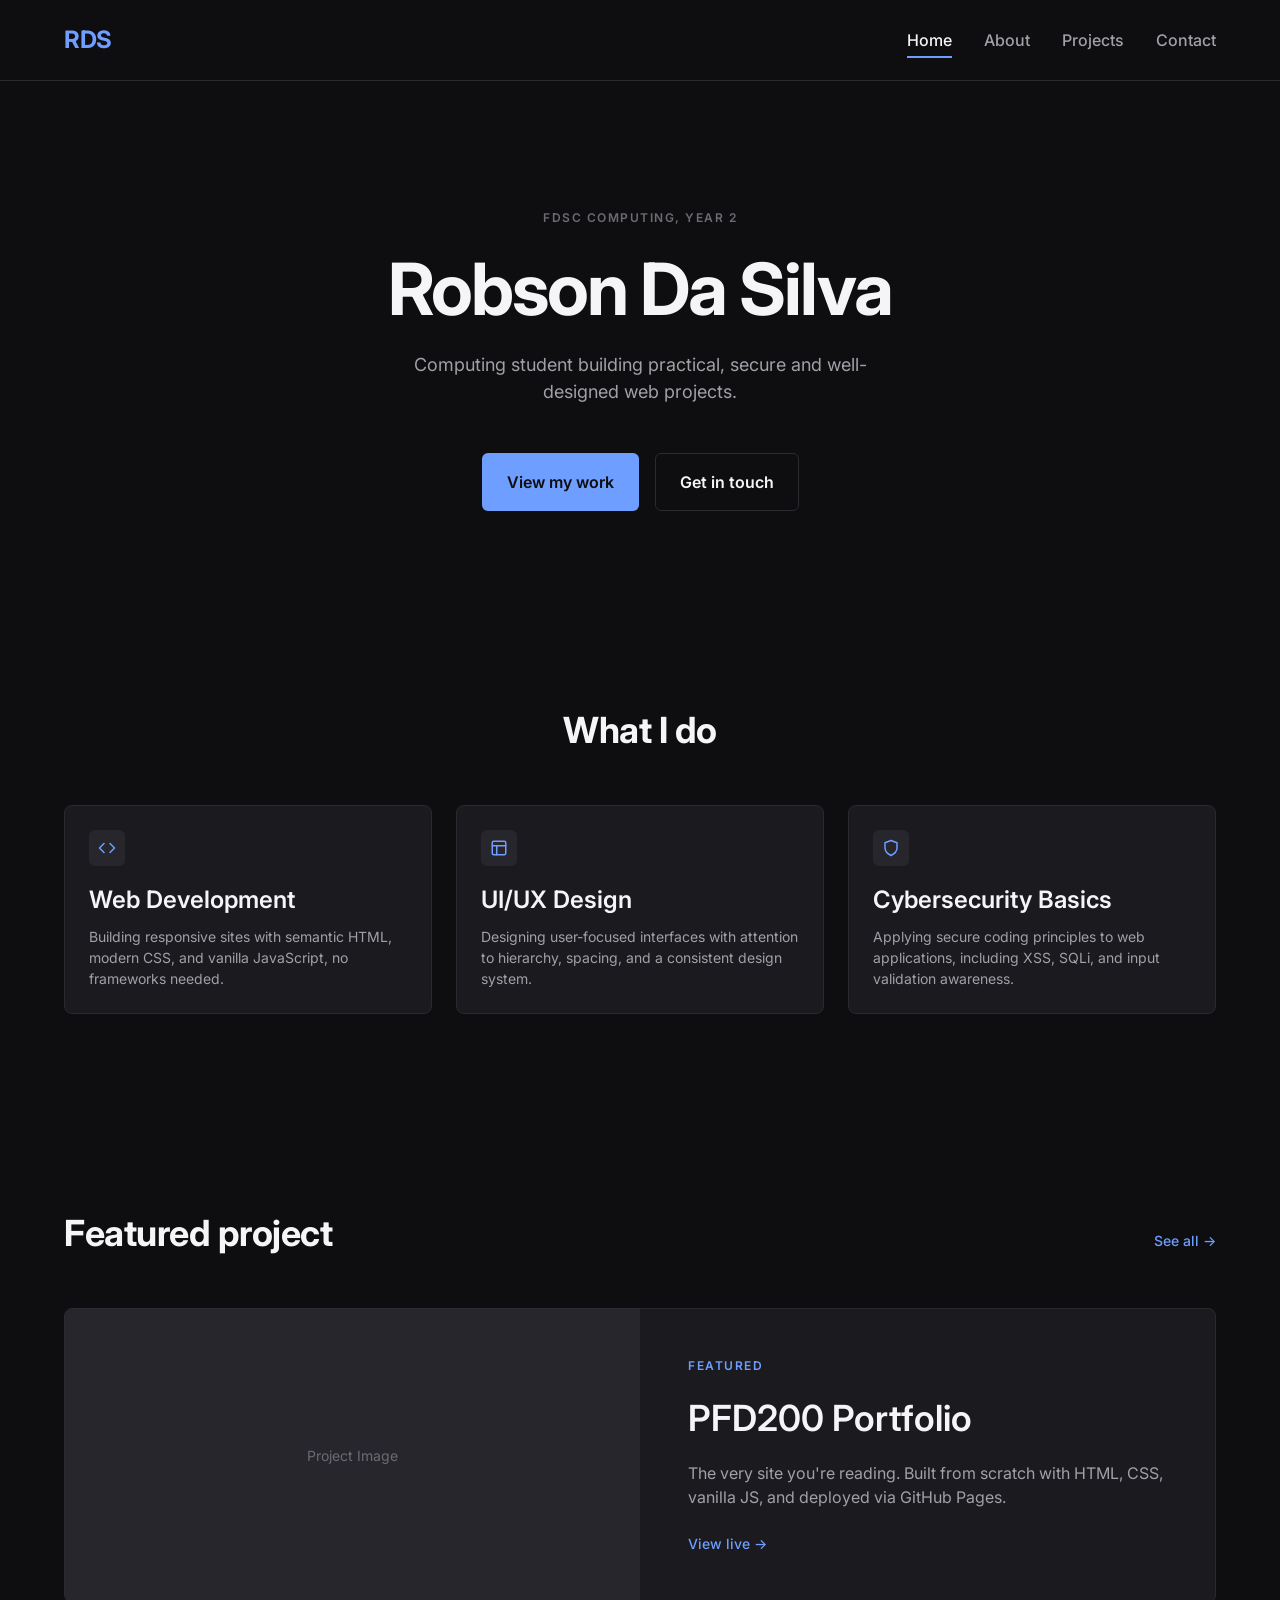
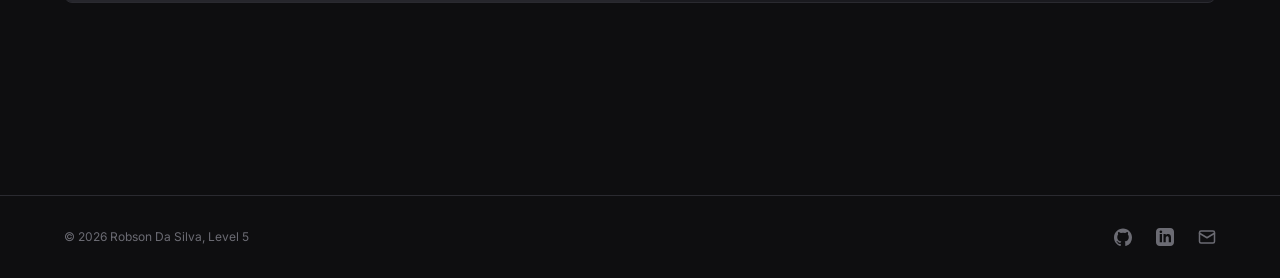
<file: index.html>
<!DOCTYPE html>
<html lang="en">
<head>
  <meta charset="UTF-8">
  <meta name="viewport" content="width=device-width, initial-scale=1.0">
  <meta name="description" content="Portfolio of Robson Da Silva, FdSc Computing student at NCG Leicester. Personal projects in web development, UI/UX design, and cybersecurity.">

  <title>Robson Da Silva: Portfolio</title>

  <!-- Google Fonts: Inter -->
  <link rel="preconnect" href="https://fonts.googleapis.com">
  <link rel="preconnect" href="https://fonts.gstatic.com" crossorigin>
  <link href="https://fonts.googleapis.com/css2?family=Inter:wght@400;500;600;700&display=swap" rel="stylesheet">

  <!-- Project stylesheets -->
  <link rel="stylesheet" href="css/reset.css">
  <link rel="stylesheet" href="css/style.css">
</head>
<body>

  <header class="site-header">
    <nav class="site-nav container">
      <a href="index.html" class="site-logo">RDS</a>
      <button class="nav-toggle" aria-label="Toggle navigation" aria-expanded="false" aria-controls="primary-nav">
        <span class="nav-toggle-bar"></span>
        <span class="nav-toggle-bar"></span>
        <span class="nav-toggle-bar"></span>
      </button>
      <ul class="site-nav-links" id="primary-nav">
        <li><a href="index.html" class="is-active">Home</a></li>
        <li><a href="about.html">About</a></li>
        <li><a href="projects.html">Projects</a></li>
        <li><a href="contact.html">Contact</a></li>
      </ul>
    </nav>
  </header>

  <main>

    <!-- Hero -->
    <section class="hero container">
      <span class="eyebrow">FdSc Computing, Year 2</span>
      <h1>Robson Da Silva</h1>
      <p class="lead">Computing student building practical, secure and well-designed web projects.</p>
      <div class="hero-actions">
        <a href="projects.html" class="btn btn-primary">View my work</a>
        <a href="contact.html" class="btn btn-secondary">Get in touch</a>
      </div>
    </section>

    <!-- What I do -->
    <section class="section what-i-do container">
      <h2 class="section-title">What I do</h2>
      <div class="feature-grid">

        <article class="card">
          <span class="icon-box">
            <svg viewBox="0 0 24 24" fill="none" stroke="currentColor" stroke-width="2" stroke-linecap="round" stroke-linejoin="round" aria-hidden="true">
              <polyline points="16 18 22 12 16 6"></polyline>
              <polyline points="8 6 2 12 8 18"></polyline>
            </svg>
          </span>
          <h3>Web Development</h3>
          <p>Building responsive sites with semantic HTML, modern CSS, and vanilla JavaScript, no frameworks needed.</p>
        </article>

        <article class="card">
          <span class="icon-box">
            <svg viewBox="0 0 24 24" fill="none" stroke="currentColor" stroke-width="2" stroke-linecap="round" stroke-linejoin="round" aria-hidden="true">
              <rect x="3" y="3" width="18" height="18" rx="2"></rect>
              <path d="M3 9h18M9 21V9"></path>
            </svg>
          </span>
          <h3>UI/UX Design</h3>
          <p>Designing user-focused interfaces with attention to hierarchy, spacing, and a consistent design system.</p>
        </article>

        <article class="card">
          <span class="icon-box">
            <svg viewBox="0 0 24 24" fill="none" stroke="currentColor" stroke-width="2" stroke-linecap="round" stroke-linejoin="round" aria-hidden="true">
              <path d="M12 22s8-4 8-10V5l-8-3-8 3v7c0 6 8 10 8 10z"></path>
            </svg>
          </span>
          <h3>Cybersecurity Basics</h3>
          <p>Applying secure coding principles to web applications, including XSS, SQLi, and input validation awareness.</p>
        </article>

      </div>
    </section>

    <!-- Featured project -->
    <section class="section featured container">
      <div class="section-head">
        <h2 class="section-title">Featured project</h2>
        <a href="projects.html" class="link-arrow">See all →</a>
      </div>

      <article class="card featured-card">
        <div class="media-placeholder">Project Image</div>
        <div class="featured-body">
          <span class="eyebrow">Featured</span>
          <h3>PFD200 Portfolio</h3>
          <p>The very site you're reading. Built from scratch with HTML, CSS, vanilla JS, and deployed via GitHub Pages.</p>
          <a href="https://robsonrsilva09.github.io/pfd200-portfolio/" class="link-arrow">View live →</a>
        </div>
      </article>
    </section>

  </main>

  <footer class="site-footer">
    <div class="container">
      <p class="footer-copy">© 2026 Robson Da Silva, Level 5</p>
      <nav class="footer-social" aria-label="Social links">
        <a href="https://github.com/robsonrsilva09" aria-label="GitHub">
          <svg viewBox="0 0 24 24" fill="currentColor" aria-hidden="true">
            <path d="M12 .5C5.37.5 0 5.87 0 12.5c0 5.3 3.44 9.8 8.21 11.39.6.11.82-.26.82-.58v-2.02c-3.34.73-4.04-1.61-4.04-1.61-.55-1.39-1.34-1.76-1.34-1.76-1.09-.74.08-.73.08-.73 1.2.09 1.84 1.24 1.84 1.24 1.07 1.83 2.81 1.3 3.5.99.11-.78.42-1.3.76-1.6-2.67-.3-5.47-1.33-5.47-5.93 0-1.31.47-2.38 1.24-3.22-.13-.3-.54-1.52.12-3.18 0 0 1.01-.32 3.3 1.23a11.5 11.5 0 0 1 6 0c2.29-1.55 3.3-1.23 3.3-1.23.66 1.66.25 2.88.12 3.18.77.84 1.23 1.91 1.23 3.22 0 4.61-2.8 5.62-5.48 5.92.43.37.81 1.1.81 2.22v3.29c0 .32.22.7.83.58A12.01 12.01 0 0 0 24 12.5C24 5.87 18.63.5 12 .5z"/>
          </svg>
        </a>
        <a href="https://linkedin.com/in/robsondasilva" aria-label="LinkedIn">
          <svg viewBox="0 0 24 24" fill="currentColor" aria-hidden="true">
            <path d="M19 0h-14c-2.76 0-5 2.24-5 5v14c0 2.76 2.24 5 5 5h14c2.76 0 5-2.24 5-5v-14c0-2.76-2.24-5-5-5zm-11 19h-3v-11h3v11zm-1.5-12.27c-.97 0-1.75-.79-1.75-1.76s.78-1.75 1.75-1.75 1.75.79 1.75 1.75-.78 1.76-1.75 1.76zm13.5 12.27h-3v-5.6c0-3.37-4-3.12-4 0v5.6h-3v-11h3v1.77c1.4-2.59 7-2.78 7 2.48v6.75z"/>
          </svg>
        </a>
        <a href="mailto:info@weavecode.co.uk" aria-label="Email">
          <svg viewBox="0 0 24 24" fill="none" stroke="currentColor" stroke-width="2" stroke-linecap="round" stroke-linejoin="round" aria-hidden="true">
            <rect x="2" y="4" width="20" height="16" rx="2"></rect>
            <path d="m2 7 10 6 10-6"></path>
          </svg>
        </a>
      </nav>
    </div>
  </footer>

  <script src="js/main.js"></script>
</body>
</html>
</file>
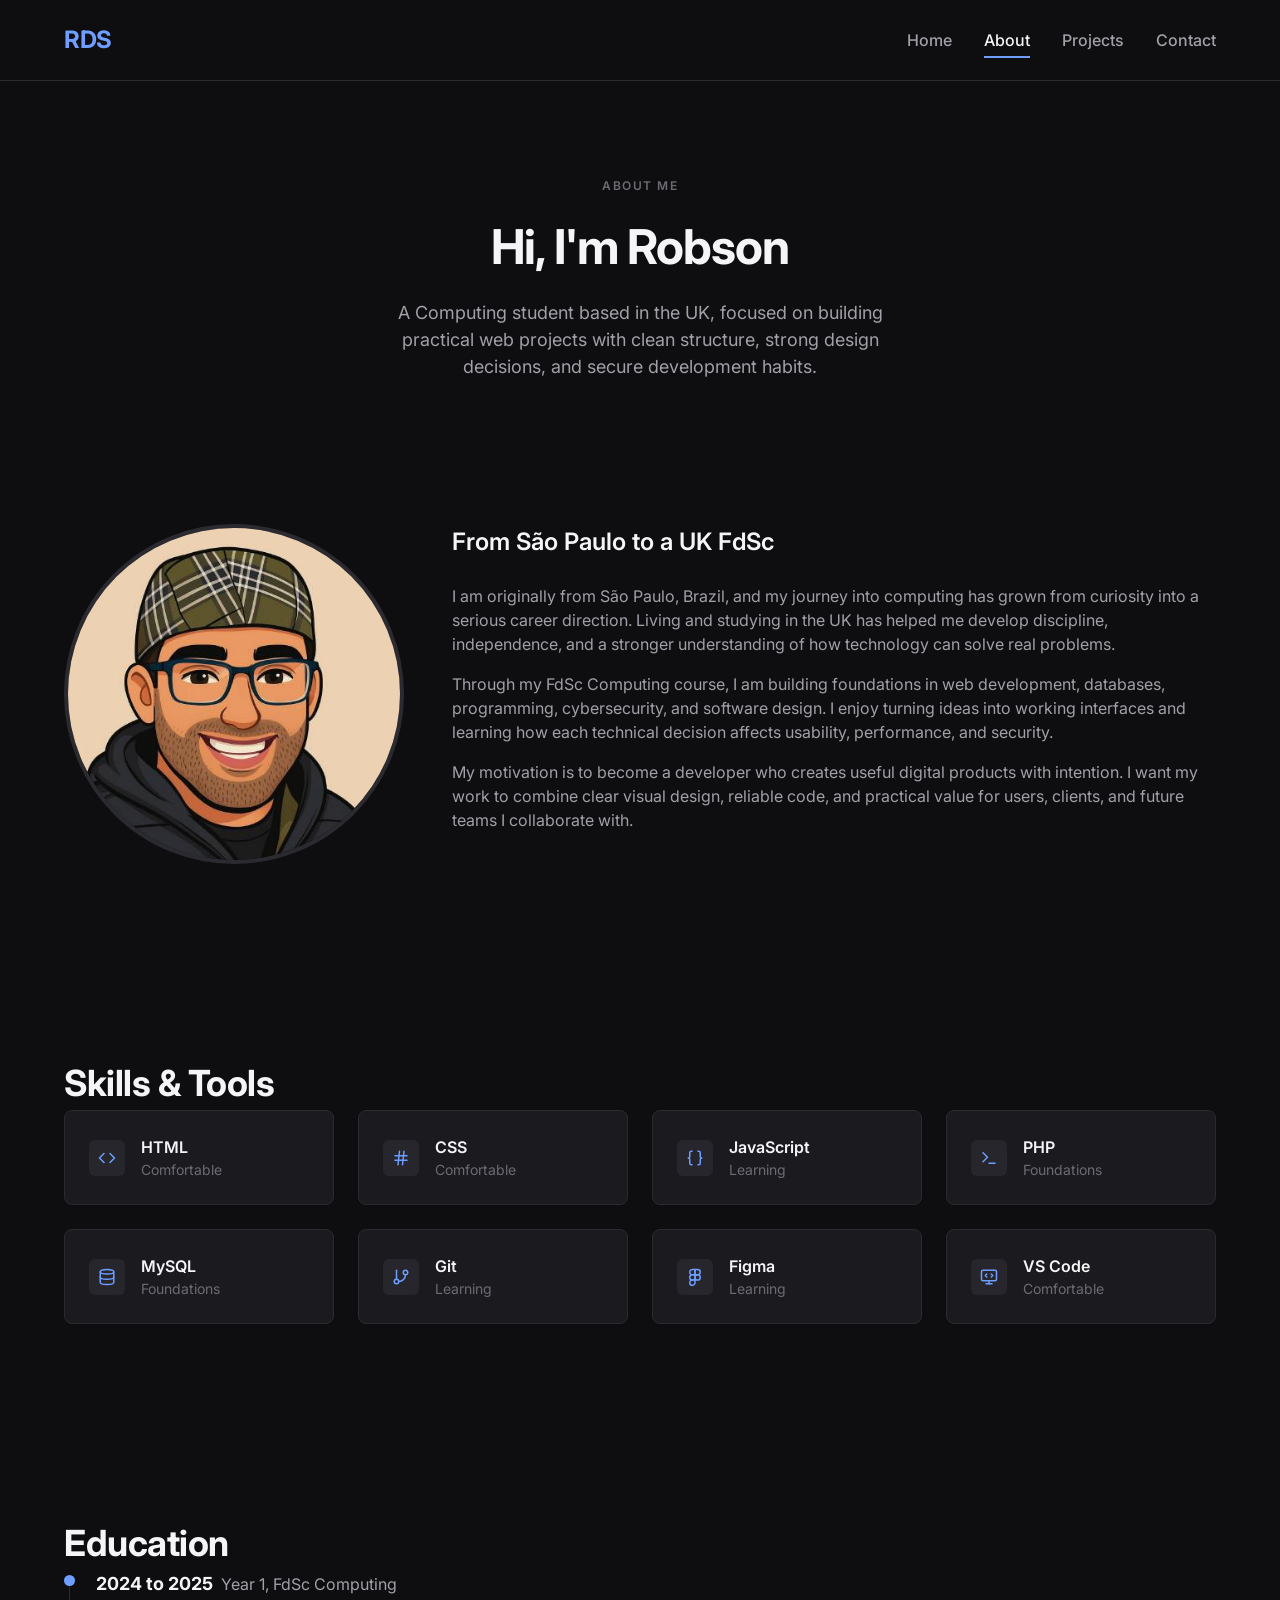
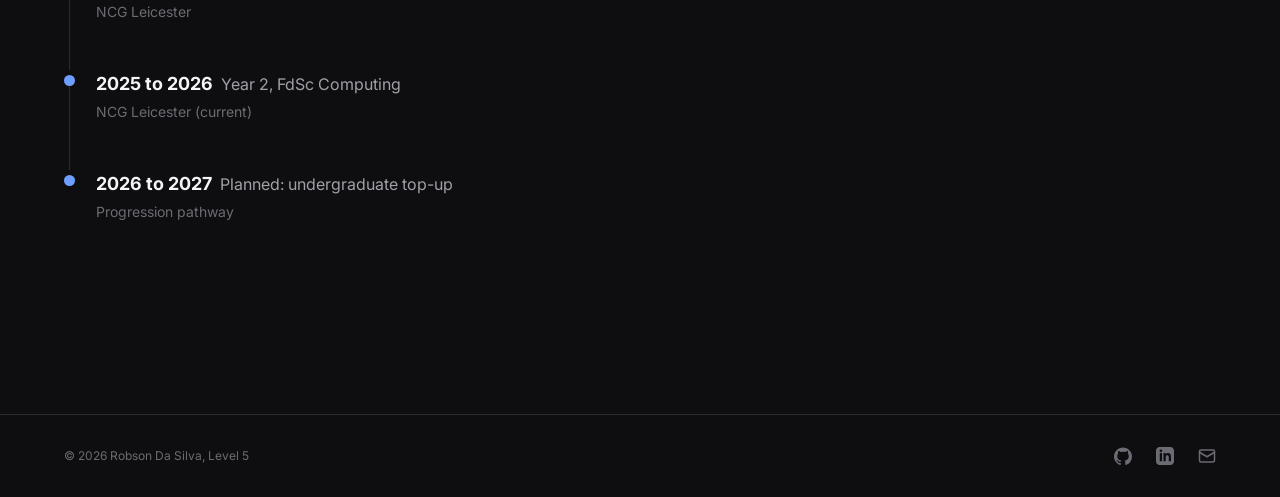
<file: about.html>
<!DOCTYPE html>
<html lang="en">
<head>
  <meta charset="UTF-8">
  <meta name="viewport" content="width=device-width, initial-scale=1.0">
  <meta name="description" content="About Robson Da Silva, FdSc Computing student at NCG Leicester. Background, skills, tools, and education.">

  <title>About: Robson Da Silva</title>

  <link rel="preconnect" href="https://fonts.googleapis.com">
  <link rel="preconnect" href="https://fonts.gstatic.com" crossorigin>
  <link href="https://fonts.googleapis.com/css2?family=Inter:wght@400;500;600;700&display=swap" rel="stylesheet">

  <link rel="stylesheet" href="css/reset.css">
  <link rel="stylesheet" href="css/style.css">
</head>
<body>

  <header class="site-header">
    <nav class="site-nav container">
      <a href="index.html" class="site-logo">RDS</a>
      <button class="nav-toggle" aria-label="Toggle navigation" aria-expanded="false" aria-controls="primary-nav">
        <span class="nav-toggle-bar"></span>
        <span class="nav-toggle-bar"></span>
        <span class="nav-toggle-bar"></span>
      </button>
      <ul class="site-nav-links" id="primary-nav">
        <li><a href="index.html">Home</a></li>
        <li><a href="about.html" class="is-active">About</a></li>
        <li><a href="projects.html">Projects</a></li>
        <li><a href="contact.html">Contact</a></li>
      </ul>
    </nav>
  </header>

  <main>

    <!-- Page header -->
    <header class="page-header container">
      <span class="eyebrow">About me</span>
      <h1>Hi, I'm Robson</h1>
      <p class="lead">A Computing student based in the UK, focused on building practical web projects with clean structure, strong design decisions, and secure development habits.</p>
    </header>

    <!-- Background -->
    <section class="section about-bio container">
      <img src="assets/img/perfilfoto.jpeg" alt="Robson Da Silva avatar" class="profile-photo" width="400" height="400">
      <div class="about-text">
        <h2>From São Paulo to a UK FdSc</h2>
        <p>I am originally from São Paulo, Brazil, and my journey into computing has grown from curiosity into a serious career direction. Living and studying in the UK has helped me develop discipline, independence, and a stronger understanding of how technology can solve real problems.</p>
        <p>Through my FdSc Computing course, I am building foundations in web development, databases, programming, cybersecurity, and software design. I enjoy turning ideas into working interfaces and learning how each technical decision affects usability, performance, and security.</p>
        <p>My motivation is to become a developer who creates useful digital products with intention. I want my work to combine clear visual design, reliable code, and practical value for users, clients, and future teams I collaborate with.</p>
      </div>
    </section>

    <!-- Skills & Tools -->
    <section class="section skills container">
      <h2 class="section-title">Skills &amp; Tools</h2>
      <div class="skills-grid">

        <article class="card skill-card">
          <span class="icon-box"><svg viewBox="0 0 24 24" fill="none" stroke="currentColor" stroke-width="2" stroke-linecap="round" stroke-linejoin="round" aria-hidden="true"><polyline points="16 18 22 12 16 6"></polyline><polyline points="8 6 2 12 8 18"></polyline></svg></span>
          <span><span class="skill-name">HTML</span><span class="skill-status">Comfortable</span></span>
        </article>

        <article class="card skill-card">
          <span class="icon-box"><svg viewBox="0 0 24 24" fill="none" stroke="currentColor" stroke-width="2" stroke-linecap="round" stroke-linejoin="round" aria-hidden="true"><line x1="4" y1="9" x2="20" y2="9"></line><line x1="4" y1="15" x2="20" y2="15"></line><line x1="10" y1="3" x2="8" y2="21"></line><line x1="16" y1="3" x2="14" y2="21"></line></svg></span>
          <span><span class="skill-name">CSS</span><span class="skill-status">Comfortable</span></span>
        </article>

        <article class="card skill-card">
          <span class="icon-box"><svg viewBox="0 0 24 24" fill="none" stroke="currentColor" stroke-width="2" stroke-linecap="round" stroke-linejoin="round" aria-hidden="true"><path d="M8 3H7a2 2 0 0 0-2 2v5a2 2 0 0 1-2 2 2 2 0 0 1 2 2v5a2 2 0 0 0 2 2h1"></path><path d="M16 3h1a2 2 0 0 1 2 2v5a2 2 0 0 0 2 2 2 2 0 0 0-2 2v5a2 2 0 0 1-2 2h-1"></path></svg></span>
          <span><span class="skill-name">JavaScript</span><span class="skill-status">Learning</span></span>
        </article>

        <article class="card skill-card">
          <span class="icon-box"><svg viewBox="0 0 24 24" fill="none" stroke="currentColor" stroke-width="2" stroke-linecap="round" stroke-linejoin="round" aria-hidden="true"><polyline points="4 17 10 11 4 5"></polyline><line x1="12" y1="19" x2="20" y2="19"></line></svg></span>
          <span><span class="skill-name">PHP</span><span class="skill-status">Foundations</span></span>
        </article>

        <article class="card skill-card">
          <span class="icon-box"><svg viewBox="0 0 24 24" fill="none" stroke="currentColor" stroke-width="2" stroke-linecap="round" stroke-linejoin="round" aria-hidden="true"><ellipse cx="12" cy="5" rx="9" ry="3"></ellipse><path d="M3 5v14c0 1.66 4 3 9 3s9-1.34 9-3V5"></path><path d="M3 12c0 1.66 4 3 9 3s9-1.34 9-3"></path></svg></span>
          <span><span class="skill-name">MySQL</span><span class="skill-status">Foundations</span></span>
        </article>

        <article class="card skill-card">
          <span class="icon-box"><svg viewBox="0 0 24 24" fill="none" stroke="currentColor" stroke-width="2" stroke-linecap="round" stroke-linejoin="round" aria-hidden="true"><line x1="6" y1="3" x2="6" y2="15"></line><circle cx="18" cy="6" r="3"></circle><circle cx="6" cy="18" r="3"></circle><path d="M18 9a9 9 0 0 1-9 9"></path></svg></span>
          <span><span class="skill-name">Git</span><span class="skill-status">Learning</span></span>
        </article>

        <article class="card skill-card">
          <span class="icon-box"><svg viewBox="0 0 24 24" fill="none" stroke="currentColor" stroke-width="2" stroke-linecap="round" stroke-linejoin="round" aria-hidden="true"><path d="M5 5.5A3.5 3.5 0 0 1 8.5 2H12v7H8.5A3.5 3.5 0 0 1 5 5.5z"></path><path d="M12 2h3.5a3.5 3.5 0 1 1 0 7H12V2z"></path><path d="M12 12.5a3.5 3.5 0 1 1 7 0 3.5 3.5 0 1 1-7 0z"></path><path d="M5 19.5A3.5 3.5 0 0 1 8.5 16H12v3.5a3.5 3.5 0 1 1-7 0z"></path><path d="M5 12.5A3.5 3.5 0 0 1 8.5 9H12v7H8.5A3.5 3.5 0 0 1 5 12.5z"></path></svg></span>
          <span><span class="skill-name">Figma</span><span class="skill-status">Learning</span></span>
        </article>

        <article class="card skill-card">
          <span class="icon-box"><svg viewBox="0 0 24 24" fill="none" stroke="currentColor" stroke-width="2" stroke-linecap="round" stroke-linejoin="round" aria-hidden="true"><rect x="2" y="3" width="20" height="14" rx="2"></rect><path d="m8 21 8 0"></path><path d="M12 17v4"></path><polyline points="9 8 7 10 9 12"></polyline><polyline points="15 8 17 10 15 12"></polyline></svg></span>
          <span><span class="skill-name">VS Code</span><span class="skill-status">Comfortable</span></span>
        </article>

      </div>
    </section>

    <!-- Education -->
    <section class="section education container">
      <h2 class="section-title">Education</h2>
      <div class="timeline">

        <div class="timeline-item">
          <span class="timeline-dot"></span>
          <p class="timeline-head"><span class="timeline-year">2024 to 2025</span>Year 1, FdSc Computing</p>
          <p class="timeline-sub">NCG Leicester</p>
        </div>

        <div class="timeline-item">
          <span class="timeline-dot"></span>
          <p class="timeline-head"><span class="timeline-year">2025 to 2026</span>Year 2, FdSc Computing</p>
          <p class="timeline-sub">NCG Leicester (current)</p>
        </div>

        <div class="timeline-item">
          <span class="timeline-dot"></span>
          <p class="timeline-head"><span class="timeline-year">2026 to 2027</span>Planned: undergraduate top-up</p>
          <p class="timeline-sub">Progression pathway</p>
        </div>

      </div>
    </section>

  </main>

  <footer class="site-footer">
    <div class="container">
      <p class="footer-copy">© 2026 Robson Da Silva, Level 5</p>
      <nav class="footer-social" aria-label="Social links">
        <a href="https://github.com/robsonrsilva09" aria-label="GitHub">
          <svg viewBox="0 0 24 24" fill="currentColor" aria-hidden="true">
            <path d="M12 .5C5.37.5 0 5.87 0 12.5c0 5.3 3.44 9.8 8.21 11.39.6.11.82-.26.82-.58v-2.02c-3.34.73-4.04-1.61-4.04-1.61-.55-1.39-1.34-1.76-1.34-1.76-1.09-.74.08-.73.08-.73 1.2.09 1.84 1.24 1.84 1.24 1.07 1.83 2.81 1.3 3.5.99.11-.78.42-1.3.76-1.6-2.67-.3-5.47-1.33-5.47-5.93 0-1.31.47-2.38 1.24-3.22-.13-.3-.54-1.52.12-3.18 0 0 1.01-.32 3.3 1.23a11.5 11.5 0 0 1 6 0c2.29-1.55 3.3-1.23 3.3-1.23.66 1.66.25 2.88.12 3.18.77.84 1.23 1.91 1.23 3.22 0 4.61-2.8 5.62-5.48 5.92.43.37.81 1.1.81 2.22v3.29c0 .32.22.7.83.58A12.01 12.01 0 0 0 24 12.5C24 5.87 18.63.5 12 .5z"/>
          </svg>
        </a>
        <a href="https://linkedin.com/in/robsondasilva" aria-label="LinkedIn">
          <svg viewBox="0 0 24 24" fill="currentColor" aria-hidden="true">
            <path d="M19 0h-14c-2.76 0-5 2.24-5 5v14c0 2.76 2.24 5 5 5h14c2.76 0 5-2.24 5-5v-14c0-2.76-2.24-5-5-5zm-11 19h-3v-11h3v11zm-1.5-12.27c-.97 0-1.75-.79-1.75-1.76s.78-1.75 1.75-1.75 1.75.79 1.75 1.75-.78 1.76-1.75 1.76zm13.5 12.27h-3v-5.6c0-3.37-4-3.12-4 0v5.6h-3v-11h3v1.77c1.4-2.59 7-2.78 7 2.48v6.75z"/>
          </svg>
        </a>
        <a href="mailto:info@weavecode.co.uk" aria-label="Email">
          <svg viewBox="0 0 24 24" fill="none" stroke="currentColor" stroke-width="2" stroke-linecap="round" stroke-linejoin="round" aria-hidden="true">
            <rect x="2" y="4" width="20" height="16" rx="2"></rect>
            <path d="m2 7 10 6 10-6"></path>
          </svg>
        </a>
      </nav>
    </div>
  </footer>

  <script src="js/main.js"></script>
</body>
</html>
</file>
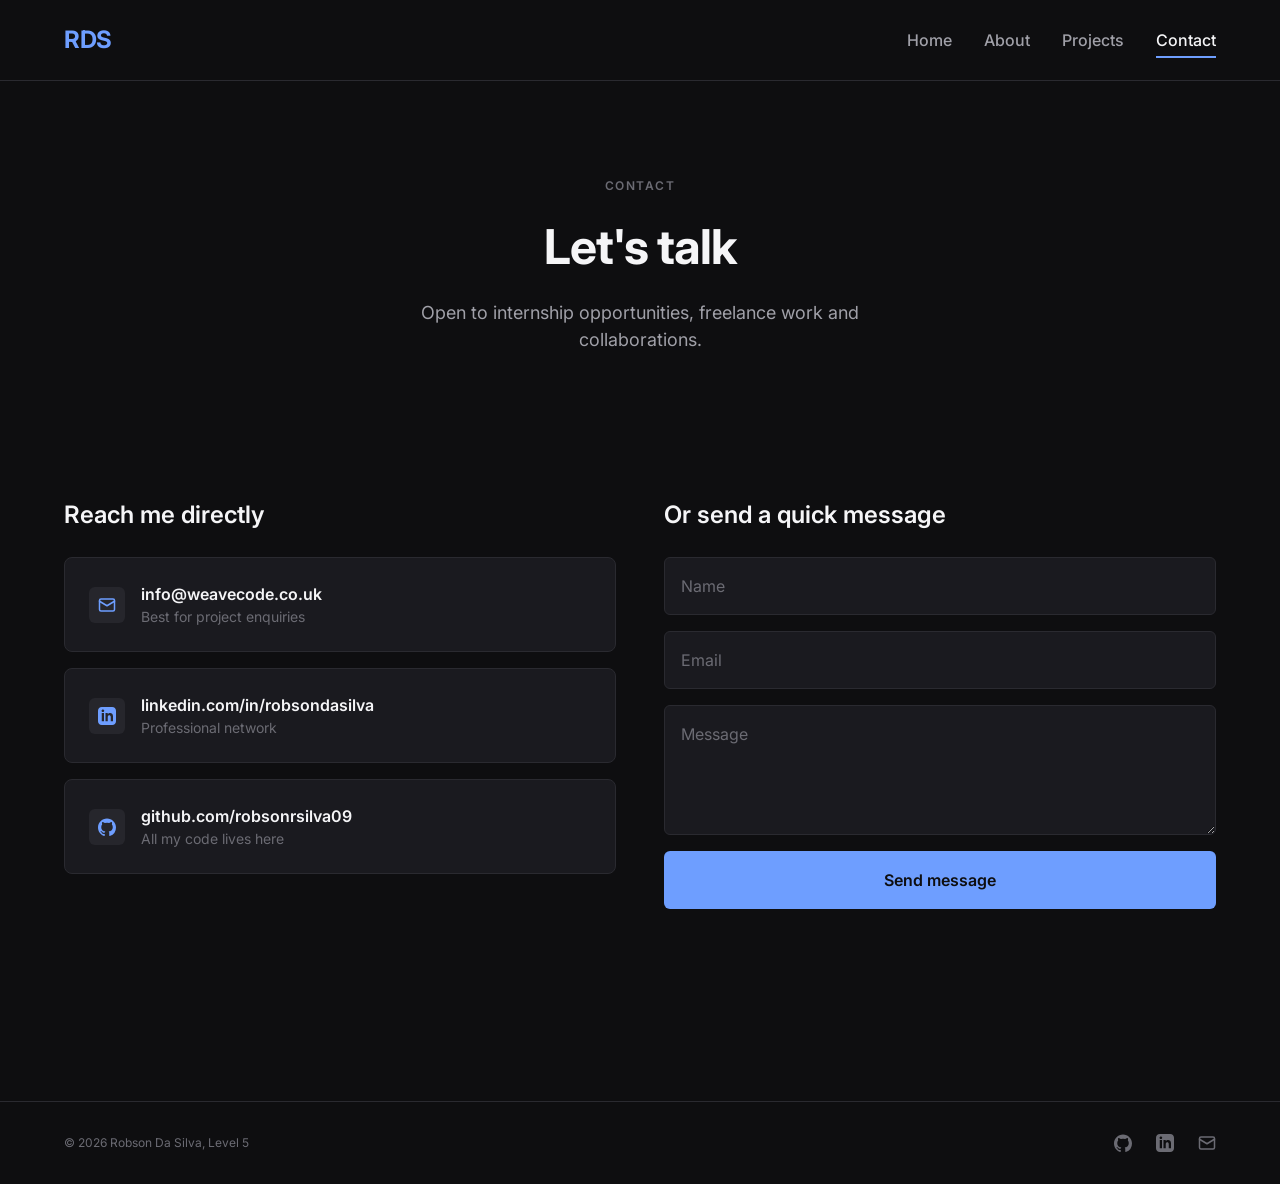
<file: contact.html>
<!DOCTYPE html>
<html lang="en">
<head>
  <meta charset="UTF-8">
  <meta name="viewport" content="width=device-width, initial-scale=1.0">
  <meta name="description" content="Get in touch with Robson Da Silva, open to internship opportunities, freelance work and collaborations.">

  <title>Contact: Robson Da Silva</title>

  <link rel="preconnect" href="https://fonts.googleapis.com">
  <link rel="preconnect" href="https://fonts.gstatic.com" crossorigin>
  <link href="https://fonts.googleapis.com/css2?family=Inter:wght@400;500;600;700&display=swap" rel="stylesheet">

  <link rel="stylesheet" href="css/reset.css">
  <link rel="stylesheet" href="css/style.css">
</head>
<body>

  <header class="site-header">
    <nav class="site-nav container">
      <a href="index.html" class="site-logo">RDS</a>
      <button class="nav-toggle" aria-label="Toggle navigation" aria-expanded="false" aria-controls="primary-nav">
        <span class="nav-toggle-bar"></span>
        <span class="nav-toggle-bar"></span>
        <span class="nav-toggle-bar"></span>
      </button>
      <ul class="site-nav-links" id="primary-nav">
        <li><a href="index.html">Home</a></li>
        <li><a href="about.html">About</a></li>
        <li><a href="projects.html">Projects</a></li>
        <li><a href="contact.html" class="is-active">Contact</a></li>
      </ul>
    </nav>
  </header>

  <main>

    <!-- Page header -->
    <header class="page-header container">
      <span class="eyebrow">Contact</span>
      <h1>Let's talk</h1>
      <p class="lead">Open to internship opportunities, freelance work and collaborations.</p>
    </header>

    <!-- Contact methods + form -->
    <section class="section container">
      <div class="contact-grid">

        <!-- Reach me directly -->
        <div>
          <h2 class="contact-col-title">Reach me directly</h2>
          <div class="contact-methods">

            <a class="card contact-card" href="mailto:info@weavecode.co.uk">
              <span class="icon-box">
                <svg viewBox="0 0 24 24" fill="none" stroke="currentColor" stroke-width="2" stroke-linecap="round" stroke-linejoin="round" aria-hidden="true"><rect x="2" y="4" width="20" height="16" rx="2"></rect><path d="m2 7 10 6 10-6"></path></svg>
              </span>
              <span>
                <span class="contact-card-label">info@weavecode.co.uk</span>
                <span class="contact-card-sub">Best for project enquiries</span>
              </span>
            </a>

            <a class="card contact-card" href="https://linkedin.com/in/robsondasilva">
              <span class="icon-box">
                <svg viewBox="0 0 24 24" fill="currentColor" aria-hidden="true"><path d="M19 0h-14c-2.76 0-5 2.24-5 5v14c0 2.76 2.24 5 5 5h14c2.76 0 5-2.24 5-5v-14c0-2.76-2.24-5-5-5zm-11 19h-3v-11h3v11zm-1.5-12.27c-.97 0-1.75-.79-1.75-1.76s.78-1.75 1.75-1.75 1.75.79 1.75 1.75-.78 1.76-1.75 1.76zm13.5 12.27h-3v-5.6c0-3.37-4-3.12-4 0v5.6h-3v-11h3v1.77c1.4-2.59 7-2.78 7 2.48v6.75z"/></svg>
              </span>
              <span>
                <span class="contact-card-label">linkedin.com/in/robsondasilva</span>
                <span class="contact-card-sub">Professional network</span>
              </span>
            </a>

            <a class="card contact-card" href="https://github.com/robsonrsilva09">
              <span class="icon-box">
                <svg viewBox="0 0 24 24" fill="currentColor" aria-hidden="true"><path d="M12 .5C5.37.5 0 5.87 0 12.5c0 5.3 3.44 9.8 8.21 11.39.6.11.82-.26.82-.58v-2.02c-3.34.73-4.04-1.61-4.04-1.61-.55-1.39-1.34-1.76-1.34-1.76-1.09-.74.08-.73.08-.73 1.2.09 1.84 1.24 1.84 1.24 1.07 1.83 2.81 1.3 3.5.99.11-.78.42-1.3.76-1.6-2.67-.3-5.47-1.33-5.47-5.93 0-1.31.47-2.38 1.24-3.22-.13-.3-.54-1.52.12-3.18 0 0 1.01-.32 3.3 1.23a11.5 11.5 0 0 1 6 0c2.29-1.55 3.3-1.23 3.3-1.23.66 1.66.25 2.88.12 3.18.77.84 1.23 1.91 1.23 3.22 0 4.61-2.8 5.62-5.48 5.92.43.37.81 1.1.81 2.22v3.29c0 .32.22.7.83.58A12.01 12.01 0 0 0 24 12.5C24 5.87 18.63.5 12 .5z"/></svg>
              </span>
              <span>
                <span class="contact-card-label">github.com/robsonrsilva09</span>
                <span class="contact-card-sub">All my code lives here</span>
              </span>
            </a>

          </div>
        </div>

        <!-- Quick message form -->
        <div>
          <h2 class="contact-col-title">Or send a quick message</h2>
          <form class="contact-form" action="mailto:info@weavecode.co.uk" method="post" enctype="text/plain">
            <input type="text" name="name" placeholder="Name" aria-label="Name" required>
            <input type="email" name="email" placeholder="Email" aria-label="Email" required>
            <textarea name="message" placeholder="Message" aria-label="Message" required></textarea>
            <button type="submit" class="btn btn-primary">Send message</button>
          </form>
        </div>

      </div>
    </section>

  </main>

  <footer class="site-footer">
    <div class="container">
      <p class="footer-copy">© 2026 Robson Da Silva, Level 5</p>
      <nav class="footer-social" aria-label="Social links">
        <a href="https://github.com/robsonrsilva09" aria-label="GitHub">
          <svg viewBox="0 0 24 24" fill="currentColor" aria-hidden="true">
            <path d="M12 .5C5.37.5 0 5.87 0 12.5c0 5.3 3.44 9.8 8.21 11.39.6.11.82-.26.82-.58v-2.02c-3.34.73-4.04-1.61-4.04-1.61-.55-1.39-1.34-1.76-1.34-1.76-1.09-.74.08-.73.08-.73 1.2.09 1.84 1.24 1.84 1.24 1.07 1.83 2.81 1.3 3.5.99.11-.78.42-1.3.76-1.6-2.67-.3-5.47-1.33-5.47-5.93 0-1.31.47-2.38 1.24-3.22-.13-.3-.54-1.52.12-3.18 0 0 1.01-.32 3.3 1.23a11.5 11.5 0 0 1 6 0c2.29-1.55 3.3-1.23 3.3-1.23.66 1.66.25 2.88.12 3.18.77.84 1.23 1.91 1.23 3.22 0 4.61-2.8 5.62-5.48 5.92.43.37.81 1.1.81 2.22v3.29c0 .32.22.7.83.58A12.01 12.01 0 0 0 24 12.5C24 5.87 18.63.5 12 .5z"/>
          </svg>
        </a>
        <a href="https://linkedin.com/in/robsondasilva" aria-label="LinkedIn">
          <svg viewBox="0 0 24 24" fill="currentColor" aria-hidden="true">
            <path d="M19 0h-14c-2.76 0-5 2.24-5 5v14c0 2.76 2.24 5 5 5h14c2.76 0 5-2.24 5-5v-14c0-2.76-2.24-5-5-5zm-11 19h-3v-11h3v11zm-1.5-12.27c-.97 0-1.75-.79-1.75-1.76s.78-1.75 1.75-1.75 1.75.79 1.75 1.75-.78 1.76-1.75 1.76zm13.5 12.27h-3v-5.6c0-3.37-4-3.12-4 0v5.6h-3v-11h3v1.77c1.4-2.59 7-2.78 7 2.48v6.75z"/>
          </svg>
        </a>
        <a href="mailto:info@weavecode.co.uk" aria-label="Email">
          <svg viewBox="0 0 24 24" fill="none" stroke="currentColor" stroke-width="2" stroke-linecap="round" stroke-linejoin="round" aria-hidden="true">
            <rect x="2" y="4" width="20" height="16" rx="2"></rect>
            <path d="m2 7 10 6 10-6"></path>
          </svg>
        </a>
      </nav>
    </div>
  </footer>

  <script src="js/main.js"></script>
</body>
</html>
</file>
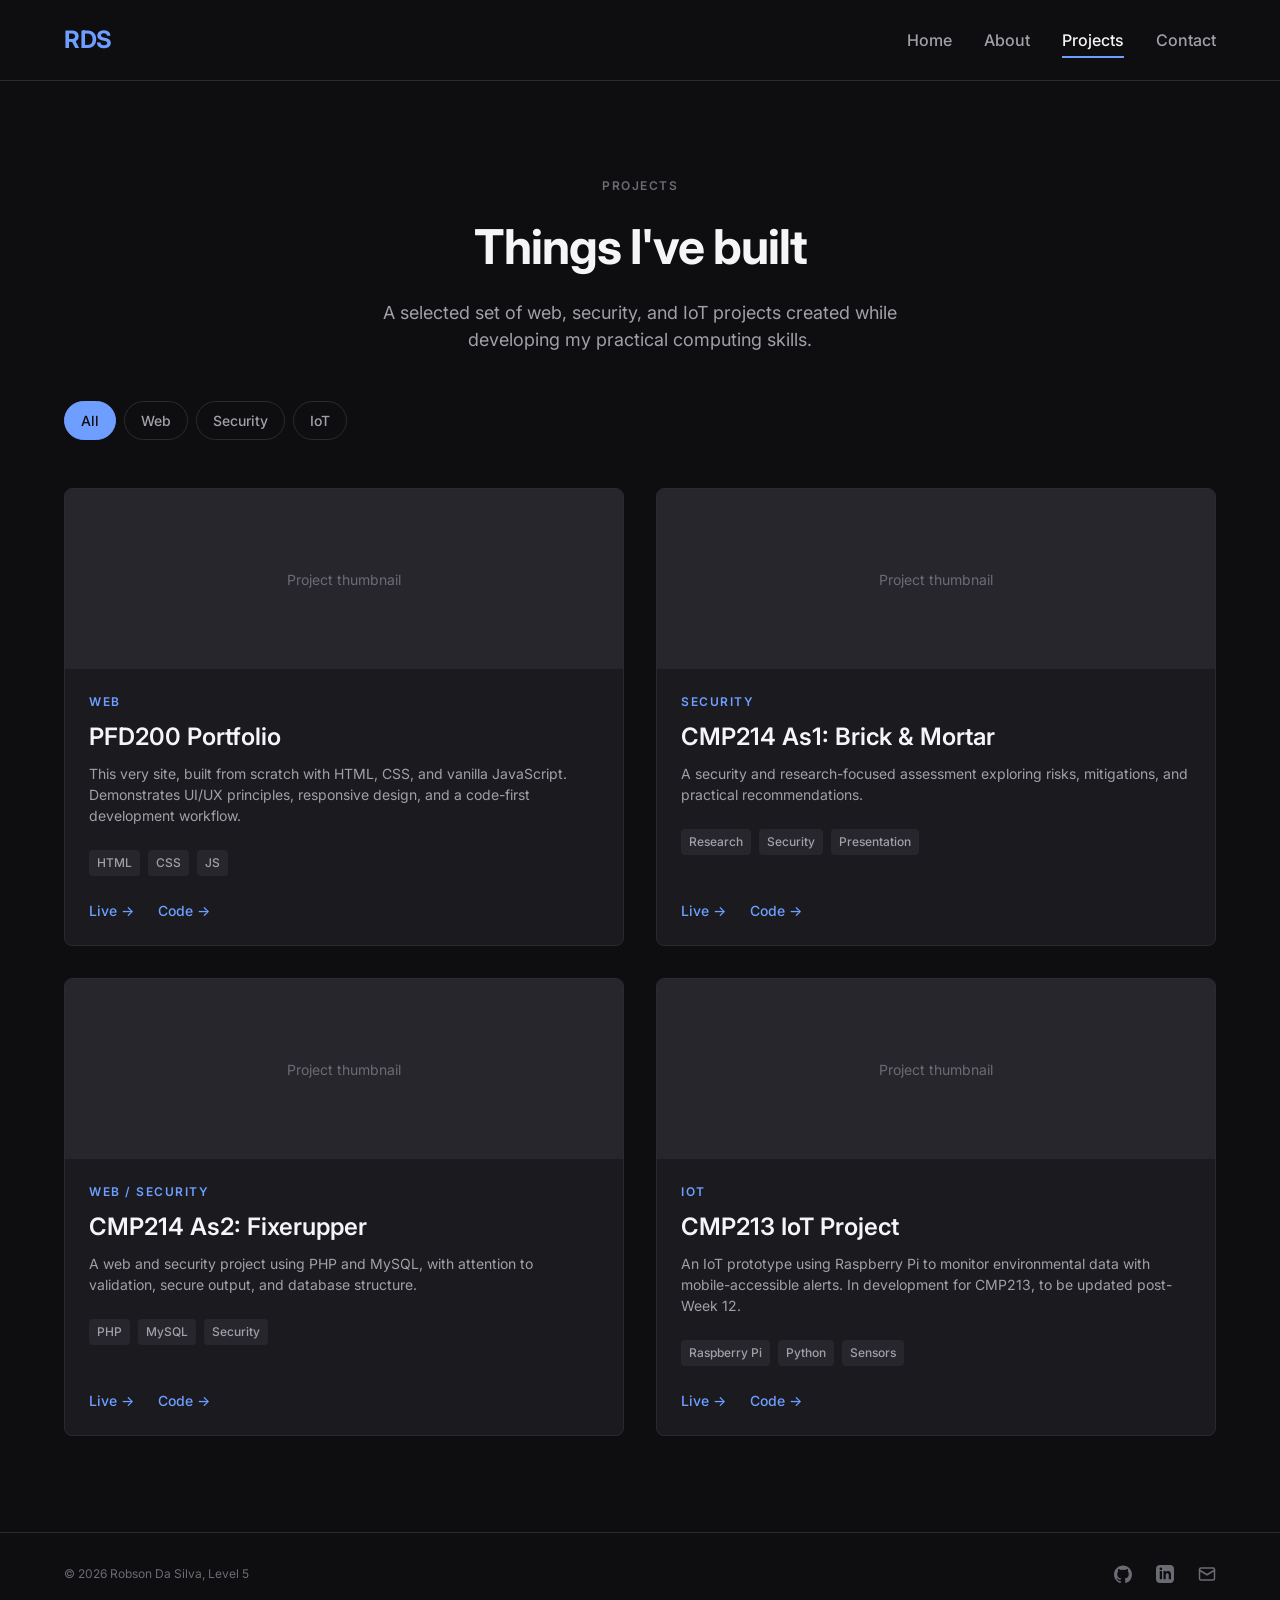
<file: projects.html>
<!DOCTYPE html>
<html lang="en">
<head>
  <meta charset="UTF-8">
  <meta name="viewport" content="width=device-width, initial-scale=1.0">
  <meta name="description" content="Projects by Robson Da Silva, web development, security, and IoT projects developed during the FdSc Computing course.">

  <title>Projects: Robson Da Silva</title>

  <link rel="preconnect" href="https://fonts.googleapis.com">
  <link rel="preconnect" href="https://fonts.gstatic.com" crossorigin>
  <link href="https://fonts.googleapis.com/css2?family=Inter:wght@400;500;600;700&display=swap" rel="stylesheet">

  <link rel="stylesheet" href="css/reset.css">
  <link rel="stylesheet" href="css/style.css">
</head>
<body>

  <header class="site-header">
    <nav class="site-nav container">
      <a href="index.html" class="site-logo">RDS</a>
      <button class="nav-toggle" aria-label="Toggle navigation" aria-expanded="false" aria-controls="primary-nav">
        <span class="nav-toggle-bar"></span>
        <span class="nav-toggle-bar"></span>
        <span class="nav-toggle-bar"></span>
      </button>
      <ul class="site-nav-links" id="primary-nav">
        <li><a href="index.html">Home</a></li>
        <li><a href="about.html">About</a></li>
        <li><a href="projects.html" class="is-active">Projects</a></li>
        <li><a href="contact.html">Contact</a></li>
      </ul>
    </nav>
  </header>

  <main>

    <!-- Page header -->
    <header class="page-header container">
      <span class="eyebrow">Projects</span>
      <h1>Things I've built</h1>
      <p class="lead">A selected set of web, security, and IoT projects created while developing my practical computing skills.</p>
    </header>

    <!-- Filter chips -->
    <section class="container">
      <div class="filter-chips" role="group" aria-label="Filter projects by category">
        <button class="chip is-active" data-filter="all">All</button>
        <button class="chip" data-filter="web">Web</button>
        <button class="chip" data-filter="security">Security</button>
        <button class="chip" data-filter="iot">IoT</button>
      </div>

      <!-- Projects grid -->
      <div class="projects-grid">

        <article class="card project-card" data-category="web">
          <div class="media-placeholder project-thumb">Project thumbnail</div>
          <div class="project-body">
            <span class="eyebrow">Web</span>
            <h3>PFD200 Portfolio</h3>
            <p>This very site, built from scratch with HTML, CSS, and vanilla JavaScript. Demonstrates UI/UX principles, responsive design, and a code-first development workflow.</p>
            <div class="tag-list">
              <span class="tag">HTML</span>
              <span class="tag">CSS</span>
              <span class="tag">JS</span>
            </div>
            <div class="project-links">
              <a href="https://robsonrsilva09.github.io/pfd200-portfolio/" class="link-arrow">Live →</a>
              <a href="https://github.com/robsonrsilva09/pfd200-portfolio" class="link-arrow">Code →</a>
            </div>
          </div>
        </article>

        <article class="card project-card" data-category="security">
          <div class="media-placeholder project-thumb">Project thumbnail</div>
          <div class="project-body">
            <span class="eyebrow">Security</span>
            <h3>CMP214 As1: Brick &amp; Mortar</h3>
            <p>A security and research-focused assessment exploring risks, mitigations, and practical recommendations.</p>
            <div class="tag-list">
              <span class="tag">Research</span>
              <span class="tag">Security</span>
              <span class="tag">Presentation</span>
            </div>
            <div class="project-links">
              <a href="#" class="link-arrow">Live →</a>
              <a href="#" class="link-arrow">Code →</a>
            </div>
          </div>
        </article>

        <article class="card project-card" data-category="web security">
          <div class="media-placeholder project-thumb">Project thumbnail</div>
          <div class="project-body">
            <span class="eyebrow">Web / Security</span>
            <h3>CMP214 As2: Fixerupper</h3>
            <p>A web and security project using PHP and MySQL, with attention to validation, secure output, and database structure.</p>
            <div class="tag-list">
              <span class="tag">PHP</span>
              <span class="tag">MySQL</span>
              <span class="tag">Security</span>
            </div>
            <div class="project-links">
              <a href="#" class="link-arrow">Live →</a>
              <a href="#" class="link-arrow">Code →</a>
            </div>
          </div>
        </article>

        <article class="card project-card" data-category="iot">
          <div class="media-placeholder project-thumb">Project thumbnail</div>
          <div class="project-body">
            <span class="eyebrow">IoT</span>
            <h3>CMP213 IoT Project</h3>
            <p>An IoT prototype using Raspberry Pi to monitor environmental data with mobile-accessible alerts. In development for CMP213, to be updated post-Week 12.</p>
            <div class="tag-list">
              <span class="tag">Raspberry Pi</span>
              <span class="tag">Python</span>
              <span class="tag">Sensors</span>
            </div>
            <div class="project-links">
              <a href="#" class="link-arrow">Live →</a>
              <a href="#" class="link-arrow">Code →</a>
            </div>
          </div>
        </article>

      </div>
    </section>

  </main>

  <footer class="site-footer">
    <div class="container">
      <p class="footer-copy">© 2026 Robson Da Silva, Level 5</p>
      <nav class="footer-social" aria-label="Social links">
        <a href="https://github.com/robsonrsilva09" aria-label="GitHub">
          <svg viewBox="0 0 24 24" fill="currentColor" aria-hidden="true">
            <path d="M12 .5C5.37.5 0 5.87 0 12.5c0 5.3 3.44 9.8 8.21 11.39.6.11.82-.26.82-.58v-2.02c-3.34.73-4.04-1.61-4.04-1.61-.55-1.39-1.34-1.76-1.34-1.76-1.09-.74.08-.73.08-.73 1.2.09 1.84 1.24 1.84 1.24 1.07 1.83 2.81 1.3 3.5.99.11-.78.42-1.3.76-1.6-2.67-.3-5.47-1.33-5.47-5.93 0-1.31.47-2.38 1.24-3.22-.13-.3-.54-1.52.12-3.18 0 0 1.01-.32 3.3 1.23a11.5 11.5 0 0 1 6 0c2.29-1.55 3.3-1.23 3.3-1.23.66 1.66.25 2.88.12 3.18.77.84 1.23 1.91 1.23 3.22 0 4.61-2.8 5.62-5.48 5.92.43.37.81 1.1.81 2.22v3.29c0 .32.22.7.83.58A12.01 12.01 0 0 0 24 12.5C24 5.87 18.63.5 12 .5z"/>
          </svg>
        </a>
        <a href="https://linkedin.com/in/robsondasilva" aria-label="LinkedIn">
          <svg viewBox="0 0 24 24" fill="currentColor" aria-hidden="true">
            <path d="M19 0h-14c-2.76 0-5 2.24-5 5v14c0 2.76 2.24 5 5 5h14c2.76 0 5-2.24 5-5v-14c0-2.76-2.24-5-5-5zm-11 19h-3v-11h3v11zm-1.5-12.27c-.97 0-1.75-.79-1.75-1.76s.78-1.75 1.75-1.75 1.75.79 1.75 1.75-.78 1.76-1.75 1.76zm13.5 12.27h-3v-5.6c0-3.37-4-3.12-4 0v5.6h-3v-11h3v1.77c1.4-2.59 7-2.78 7 2.48v6.75z"/>
          </svg>
        </a>
        <a href="mailto:info@weavecode.co.uk" aria-label="Email">
          <svg viewBox="0 0 24 24" fill="none" stroke="currentColor" stroke-width="2" stroke-linecap="round" stroke-linejoin="round" aria-hidden="true">
            <rect x="2" y="4" width="20" height="16" rx="2"></rect>
            <path d="m2 7 10 6 10-6"></path>
          </svg>
        </a>
      </nav>
    </div>
  </footer>

  <script src="js/main.js"></script>
</body>
</html>
</file>
<file: css/style.css>
/* ============================================================
   PFD200 Portfolio — Main Stylesheet
   Robson Da Silva — NCGID125482
   ============================================================ */

/* -------------------------------------------------------------
   1. Design tokens
   Centralised design decisions exposed as CSS custom properties.
   ------------------------------------------------------------- */

:root {
  /* Color palette — dark theme */
  --color-bg: #0E0E10;
  --color-surface: #1A1A1F;
  --color-elevated: #26262C;
  --color-text: #F5F5F7;
  --color-text-secondary: #A0A0A8;
  --color-text-muted: #6B6B73;
  --color-accent: #6E9EFF;
  --color-accent-hover: #5588F0;
  --color-border: #2A2A30;
  --color-success: #4ADE80;

  /* Typography — Inter from Google Fonts */
  --font-sans: 'Inter', system-ui, -apple-system, sans-serif;

  --fs-display: clamp(2.5rem, 6vw, 4.5rem); /* ~72px */
  --fs-h1: clamp(2rem, 4vw, 3rem);          /* ~48px */
  --fs-h2: 2.25rem;                          /* 36px */
  --fs-h3: 1.5rem;                           /* 24px */
  --fs-body-lg: 1.125rem;                    /* 18px */
  --fs-body: 1rem;                           /* 16px */
  --fs-small: 0.875rem;                      /* 14px */
  --fs-tiny: 0.75rem;                        /* 12px */

  --fw-regular: 400;
  --fw-medium: 500;
  --fw-semibold: 600;
  --fw-bold: 700;

  /* Spacing (8pt grid) */
  --space-1: 0.25rem;  /* 4px */
  --space-2: 0.5rem;   /* 8px */
  --space-3: 1rem;     /* 16px */
  --space-4: 1.5rem;   /* 24px */
  --space-5: 2rem;     /* 32px */
  --space-6: 3rem;     /* 48px */
  --space-7: 4rem;     /* 64px */
  --space-8: 6rem;     /* 96px */
  --space-9: 8rem;     /* 128px */

  /* Border radius */
  --radius-sm: 4px;
  --radius-md: 6px;
  --radius-lg: 8px;

  /* Layout */
  --container-max: 1200px;

  /* Transitions */
  --transition: 200ms ease;
}

/* -------------------------------------------------------------
   2. Base styles
   Global defaults applied to the document body.
   ------------------------------------------------------------- */

body {
  background-color: var(--color-bg);
  color: var(--color-text);
  font-family: var(--font-sans);
  font-size: var(--fs-body);
  font-weight: var(--fw-regular);
}

a {
  color: var(--color-accent);
  text-decoration: none;
  transition: color var(--transition);
}

a:hover {
  color: var(--color-accent-hover);
}

/* -------------------------------------------------------------
   4. Layout container
   ------------------------------------------------------------- */

.container {
  max-width: var(--container-max);
  margin-inline: auto;
  padding-inline: var(--space-4);
}

/* -------------------------------------------------------------
   5. Site header — navigation bar
   ------------------------------------------------------------- */

.site-header {
  position: sticky;
  top: 0;
  background-color: var(--color-bg);
  border-bottom: 1px solid var(--color-border);
  z-index: 10;
}

.site-nav {
  display: flex;
  align-items: center;
  justify-content: space-between;
  height: 80px;
}

.site-logo {
  font-size: var(--fs-h3);
  font-weight: var(--fw-bold);
  color: var(--color-accent);
  letter-spacing: -0.5px;
}

.site-nav-links {
  display: flex;
  gap: var(--space-5);
  list-style: none;
}

.site-nav-links a {
  color: var(--color-text-secondary);
  font-size: var(--fs-body);
  font-weight: var(--fw-medium);
  position: relative;
  padding-block: var(--space-2);
}

.site-nav-links a:hover {
  color: var(--color-text);
}

.site-nav-links a.is-active {
  color: var(--color-text);
}

.site-nav-links a.is-active::after {
  content: '';
  position: absolute;
  bottom: 0;
  left: 0;
  right: 0;
  height: 2px;
  background-color: var(--color-accent);
}

/* Hamburger button — hidden on desktop, revealed on mobile */
.nav-toggle {
  display: none;
  flex-direction: column;
  justify-content: center;
  gap: 5px;
  width: 40px;
  height: 40px;
  background: transparent;
  border: 1px solid var(--color-border);
  border-radius: var(--radius-md);
  cursor: pointer;
  padding: 0 9px;
}

.nav-toggle-bar {
  display: block;
  height: 2px;
  width: 100%;
  background-color: var(--color-text);
  border-radius: 2px;
}

/* -------------------------------------------------------------
   6. Reusable section + heading helpers
   ------------------------------------------------------------- */

.section {
  padding-block: var(--space-8);
}

.section-head {
  display: flex;
  align-items: baseline;
  justify-content: space-between;
  gap: var(--space-4);
  margin-bottom: var(--space-6);
}

.section-title {
  font-size: var(--fs-h2);
  font-weight: var(--fw-bold);
  letter-spacing: -0.5px;
}

/* Small uppercase label that sits above a heading */
.eyebrow {
  display: block;
  font-size: var(--fs-tiny);
  font-weight: var(--fw-semibold);
  letter-spacing: 1.5px;
  text-transform: uppercase;
  color: var(--color-accent);
}

/* Centred page intro used on About, Projects and Contact */
.page-header {
  text-align: center;
  padding-block: var(--space-8) var(--space-6);
}

.page-header .eyebrow {
  color: var(--color-text-muted);
  margin-bottom: var(--space-3);
}

.page-header h1 {
  font-size: var(--fs-h1);
  font-weight: var(--fw-bold);
  letter-spacing: -1px;
  margin-bottom: var(--space-3);
}

.page-header .lead {
  max-width: 560px;
  margin-inline: auto;
  color: var(--color-text-secondary);
  font-size: var(--fs-body-lg);
}

/* -------------------------------------------------------------
   7. Buttons
   ------------------------------------------------------------- */

.btn {
  display: inline-block;
  padding: var(--space-3) var(--space-4);
  border-radius: var(--radius-md);
  font-size: var(--fs-body);
  font-weight: var(--fw-semibold);
  border: 1px solid transparent;
  cursor: pointer;
  transition: background-color var(--transition), border-color var(--transition), color var(--transition);
}

.btn-primary {
  background-color: var(--color-accent);
  color: var(--color-bg);
}

.btn-primary:hover {
  background-color: var(--color-accent-hover);
  color: var(--color-bg);
}

.btn-secondary {
  background-color: transparent;
  border-color: var(--color-border);
  color: var(--color-text);
}

.btn-secondary:hover {
  border-color: var(--color-text-secondary);
  color: var(--color-text);
}

/* -------------------------------------------------------------
   8. Home — hero
   ------------------------------------------------------------- */

.hero {
  text-align: center;
  padding-block: var(--space-9) var(--space-8);
}

.hero .eyebrow {
  color: var(--color-text-muted);
  margin-bottom: var(--space-4);
}

.hero h1 {
  font-size: var(--fs-display);
  font-weight: var(--fw-bold);
  letter-spacing: -2px;
  line-height: 1.05;
  margin-bottom: var(--space-4);
}

.hero .lead {
  max-width: 480px;
  margin-inline: auto;
  color: var(--color-text-secondary);
  font-size: var(--fs-body-lg);
  margin-bottom: var(--space-6);
}

.hero-actions {
  display: flex;
  justify-content: center;
  gap: var(--space-3);
  flex-wrap: wrap;
}

/* -------------------------------------------------------------
   9. Cards (shared) + Home "What I do"
   ------------------------------------------------------------- */

.card {
  background-color: var(--color-surface);
  border: 1px solid var(--color-border);
  border-radius: var(--radius-lg);
  padding: var(--space-4);
}

/* Small accent-tinted square that holds an inline SVG icon */
.icon-box {
  display: inline-flex;
  align-items: center;
  justify-content: center;
  width: 36px;
  height: 36px;
  border-radius: var(--radius-md);
  background-color: var(--color-elevated);
  color: var(--color-accent);
  margin-bottom: var(--space-3);
}

.icon-box svg {
  width: 18px;
  height: 18px;
}

.card h3 {
  font-size: var(--fs-h3);
  font-weight: var(--fw-semibold);
  margin-bottom: var(--space-2);
}

.card p {
  color: var(--color-text-secondary);
  font-size: var(--fs-small);
}

/* "What I do" heading is centred */
.what-i-do .section-title {
  text-align: center;
  margin-bottom: var(--space-6);
}

.feature-grid {
  display: grid;
  grid-template-columns: repeat(3, 1fr);
  gap: var(--space-4);
}

/* Grey image placeholder used until real screenshots exist */
.media-placeholder {
  display: flex;
  align-items: center;
  justify-content: center;
  background-color: var(--color-elevated);
  color: var(--color-text-muted);
  font-size: var(--fs-small);
}

/* Inline arrow link, e.g. "See all →" / "View live →" */
.link-arrow {
  font-size: var(--fs-small);
  font-weight: var(--fw-medium);
  color: var(--color-accent);
}

/* -------------------------------------------------------------
   10. Home — featured project
   ------------------------------------------------------------- */

.featured-card {
  display: grid;
  grid-template-columns: 1fr 1fr;
  overflow: hidden;
  padding: 0;
}

.featured-card .media-placeholder {
  min-height: 280px;
}

.featured-body {
  padding: var(--space-6);
  display: flex;
  flex-direction: column;
  justify-content: center;
}

.featured-body .eyebrow {
  margin-bottom: var(--space-3);
}

.featured-body h3 {
  font-size: var(--fs-h2);
  margin-bottom: var(--space-3);
}

.featured-body p {
  font-size: var(--fs-body);
  margin-bottom: var(--space-4);
}

/* -------------------------------------------------------------
   11. Site footer (shared)
   ------------------------------------------------------------- */

.site-footer {
  border-top: 1px solid var(--color-border);
  margin-top: var(--space-8);
}

.site-footer .container {
  display: flex;
  align-items: center;
  justify-content: space-between;
  gap: var(--space-4);
  padding-block: var(--space-5);
}

.footer-copy {
  color: var(--color-text-muted);
  font-size: var(--fs-tiny);
}

.footer-social {
  display: flex;
  gap: var(--space-4);
}

.footer-social a {
  color: var(--color-text-muted);
  display: inline-flex;
}

.footer-social a:hover {
  color: var(--color-text);
}

.footer-social svg {
  width: 18px;
  height: 18px;
}

/* -------------------------------------------------------------
   12. About — bio
   ------------------------------------------------------------- */

.about-bio {
  display: grid;
  grid-template-columns: 340px 1fr;
  gap: var(--space-6);
  align-items: start;
}

.profile-photo {
  width: 100%;
  max-width: 400px;
  height: auto;
  aspect-ratio: 1 / 1;
  object-fit: cover;
  border-radius: 50%;
  border: 4px solid var(--color-border);
  display: block;
  margin: 0 auto;
}

.about-text h2 {
  font-size: var(--fs-h3);
  font-weight: var(--fw-semibold);
  margin-bottom: var(--space-4);
}

.about-text p {
  color: var(--color-text-secondary);
  margin-bottom: var(--space-3);
}

.about-text p:last-child {
  margin-bottom: 0;
}

/* -------------------------------------------------------------
   13. About — skills & tools
   ------------------------------------------------------------- */

.skills-grid {
  display: grid;
  grid-template-columns: repeat(4, 1fr);
  gap: var(--space-4);
}

.skill-card {
  display: flex;
  align-items: center;
  gap: var(--space-3);
}

.skill-card .icon-box {
  margin-bottom: 0;
  flex-shrink: 0;
}

.skill-name {
  display: block;
  font-weight: var(--fw-semibold);
  font-size: var(--fs-body);
}

.skill-status {
  display: block;
  font-size: var(--fs-small);
  color: var(--color-text-muted);
}

/* -------------------------------------------------------------
   14. About — education timeline
   ------------------------------------------------------------- */

.timeline {
  max-width: 720px;
}

.timeline-item {
  position: relative;
  padding-left: var(--space-5);
  padding-bottom: var(--space-6);
}

/* Connecting line, hidden on the last entry */
.timeline-item::before {
  content: '';
  position: absolute;
  left: 5px;
  top: 8px;
  bottom: 0;
  width: 1px;
  background-color: var(--color-border);
}

.timeline-item:last-child {
  padding-bottom: 0;
}

.timeline-item:last-child::before {
  display: none;
}

.timeline-dot {
  position: absolute;
  left: 0;
  top: 5px;
  width: 11px;
  height: 11px;
  border-radius: 50%;
  background-color: var(--color-accent);
}

.timeline-head {
  color: var(--color-text-secondary);
  margin-bottom: var(--space-1);
}

.timeline-year {
  font-size: var(--fs-body-lg);
  font-weight: var(--fw-bold);
  color: var(--color-text);
  margin-right: var(--space-2);
}

.timeline-sub {
  font-size: var(--fs-small);
  color: var(--color-text-muted);
}

/* -------------------------------------------------------------
   15. Projects — filter chips
   ------------------------------------------------------------- */

.filter-chips {
  display: flex;
  flex-wrap: wrap;
  gap: var(--space-2);
  margin-bottom: var(--space-6);
}

.chip {
  padding: var(--space-2) var(--space-3);
  border-radius: 999px;
  border: 1px solid var(--color-border);
  background-color: transparent;
  color: var(--color-text-secondary);
  font-size: var(--fs-small);
  font-weight: var(--fw-medium);
  cursor: pointer;
  transition: background-color var(--transition), color var(--transition), border-color var(--transition);
}

.chip:hover {
  color: var(--color-text);
  border-color: var(--color-text-secondary);
}

.chip.is-active {
  background-color: var(--color-accent);
  border-color: var(--color-accent);
  color: var(--color-bg);
}

/* -------------------------------------------------------------
   16. Projects — grid + cards
   ------------------------------------------------------------- */

.projects-grid {
  display: grid;
  grid-template-columns: repeat(2, 1fr);
  gap: var(--space-5);
}

.project-card {
  padding: 0;
  overflow: hidden;
  display: flex;
  flex-direction: column;
}

/* Hidden by the filter when a category is not matched */
.project-card.is-hidden {
  display: none;
}

.project-thumb {
  height: 180px;
}

.project-body {
  padding: var(--space-4);
  display: flex;
  flex-direction: column;
  flex: 1;
}

.project-body .eyebrow {
  margin-bottom: var(--space-2);
}

.project-body h3 {
  font-size: var(--fs-h3);
  font-weight: var(--fw-semibold);
  margin-bottom: var(--space-2);
}

.project-body p {
  color: var(--color-text-secondary);
  font-size: var(--fs-small);
  margin-bottom: var(--space-4);
}

.tag-list {
  display: flex;
  flex-wrap: wrap;
  gap: var(--space-2);
  margin-bottom: var(--space-4);
}

.tag {
  padding: var(--space-1) var(--space-2);
  border-radius: var(--radius-sm);
  background-color: var(--color-elevated);
  color: var(--color-text-secondary);
  font-size: var(--fs-tiny);
  font-weight: var(--fw-medium);
}

/* Push the links to the bottom so cards of unequal text align */
.project-links {
  display: flex;
  gap: var(--space-4);
  margin-top: auto;
}

/* -------------------------------------------------------------
   17. Contact — two column layout
   ------------------------------------------------------------- */

.contact-grid {
  display: grid;
  grid-template-columns: 1fr 1fr;
  gap: var(--space-6);
  align-items: start;
}

.contact-col-title {
  font-size: var(--fs-h3);
  font-weight: var(--fw-semibold);
  margin-bottom: var(--space-4);
}

.contact-methods {
  display: flex;
  flex-direction: column;
  gap: var(--space-3);
}

.contact-card {
  display: flex;
  align-items: center;
  gap: var(--space-3);
}

.contact-card .icon-box {
  margin-bottom: 0;
  flex-shrink: 0;
}

.contact-card-label {
  display: block;
  font-weight: var(--fw-semibold);
  color: var(--color-text);
}

.contact-card-sub {
  display: block;
  font-size: var(--fs-small);
  color: var(--color-text-muted);
}

/* Form */
.contact-form {
  display: flex;
  flex-direction: column;
  gap: var(--space-3);
}

.contact-form input,
.contact-form textarea {
  width: 100%;
  background-color: var(--color-surface);
  border: 1px solid var(--color-border);
  border-radius: var(--radius-md);
  color: var(--color-text);
  padding: var(--space-3);
  font-size: var(--fs-body);
  transition: border-color var(--transition);
}

.contact-form input::placeholder,
.contact-form textarea::placeholder {
  color: var(--color-text-muted);
}

.contact-form input:focus,
.contact-form textarea:focus {
  outline: none;
  border-color: var(--color-accent);
}

.contact-form textarea {
  resize: vertical;
  min-height: 130px;
}

.contact-form .btn {
  width: 100%;
  text-align: center;
}

/* -------------------------------------------------------------
   18. Responsive breakpoints
   ------------------------------------------------------------- */

/* Tablet — 768px to 1023px: tighten grids and spacing */
@media (max-width: 1023px) {
  .section {
    padding-block: var(--space-7);
  }

  .skills-grid {
    grid-template-columns: repeat(2, 1fr);
  }

  .about-bio {
    grid-template-columns: 240px 1fr;
    gap: var(--space-5);
  }
}

/* Mobile — below 768px: single column, collapsed navigation */
@media (max-width: 767px) {

  /* Collapse the navigation behind the hamburger button */
  .nav-toggle {
    display: flex;
  }

  .site-nav-links {
    display: none;
    position: absolute;
    top: 80px;
    left: 0;
    right: 0;
    flex-direction: column;
    gap: 0;
    background-color: var(--color-bg);
    border-bottom: 1px solid var(--color-border);
    padding: var(--space-2) var(--space-4) var(--space-3);
  }

  .site-nav-links.is-open {
    display: flex;
  }

  .site-nav-links li {
    width: 100%;
  }

  .site-nav-links a {
    display: block;
    padding-block: var(--space-3);
  }

  .site-nav-links a.is-active::after {
    display: none;
  }

  /* Every multi-column grid stacks to a single column */
  .feature-grid,
  .skills-grid,
  .projects-grid,
  .featured-card,
  .about-bio,
  .contact-grid {
    grid-template-columns: 1fr;
  }

  .profile-photo {
    max-width: 240px;
  }

  .featured-card .media-placeholder {
    min-height: 200px;
  }

  /* Section heading and its "See all" link stack */
  .section-head {
    flex-direction: column;
    align-items: flex-start;
    gap: var(--space-2);
  }
}
</file>
